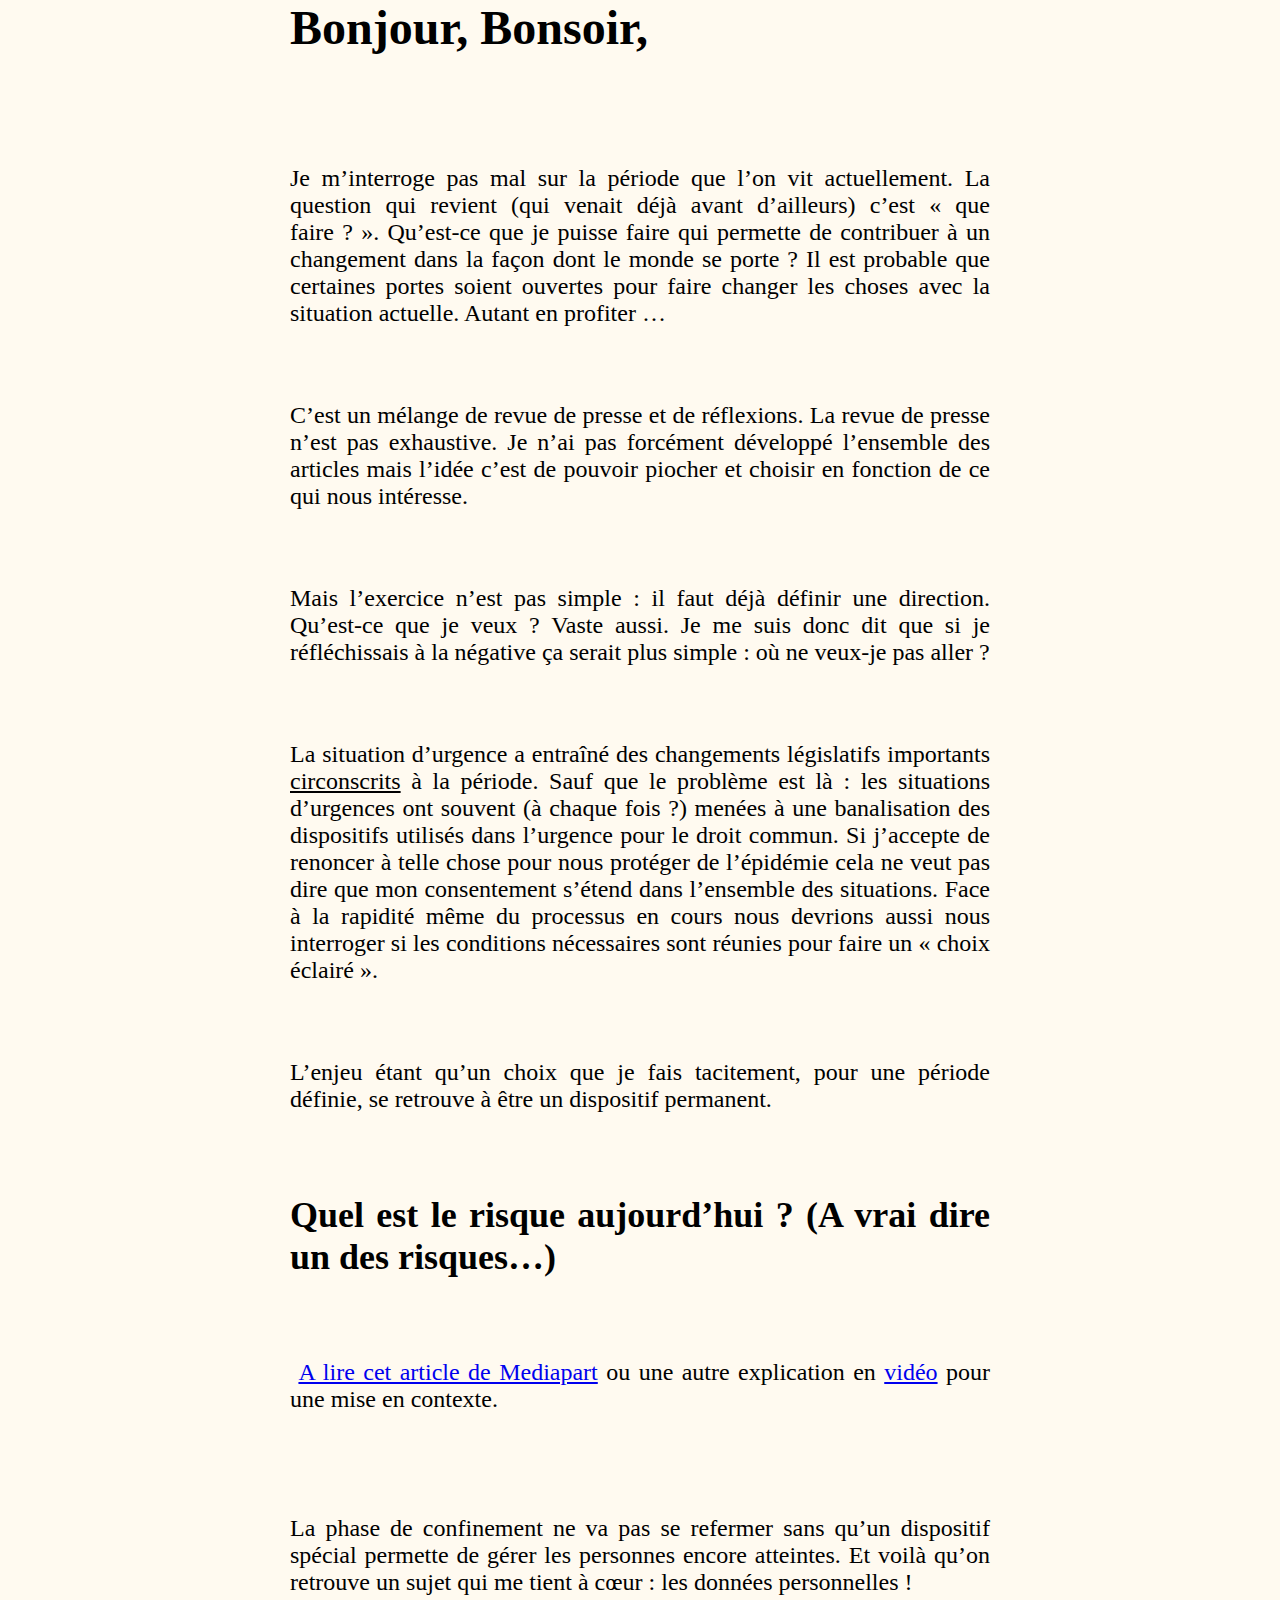
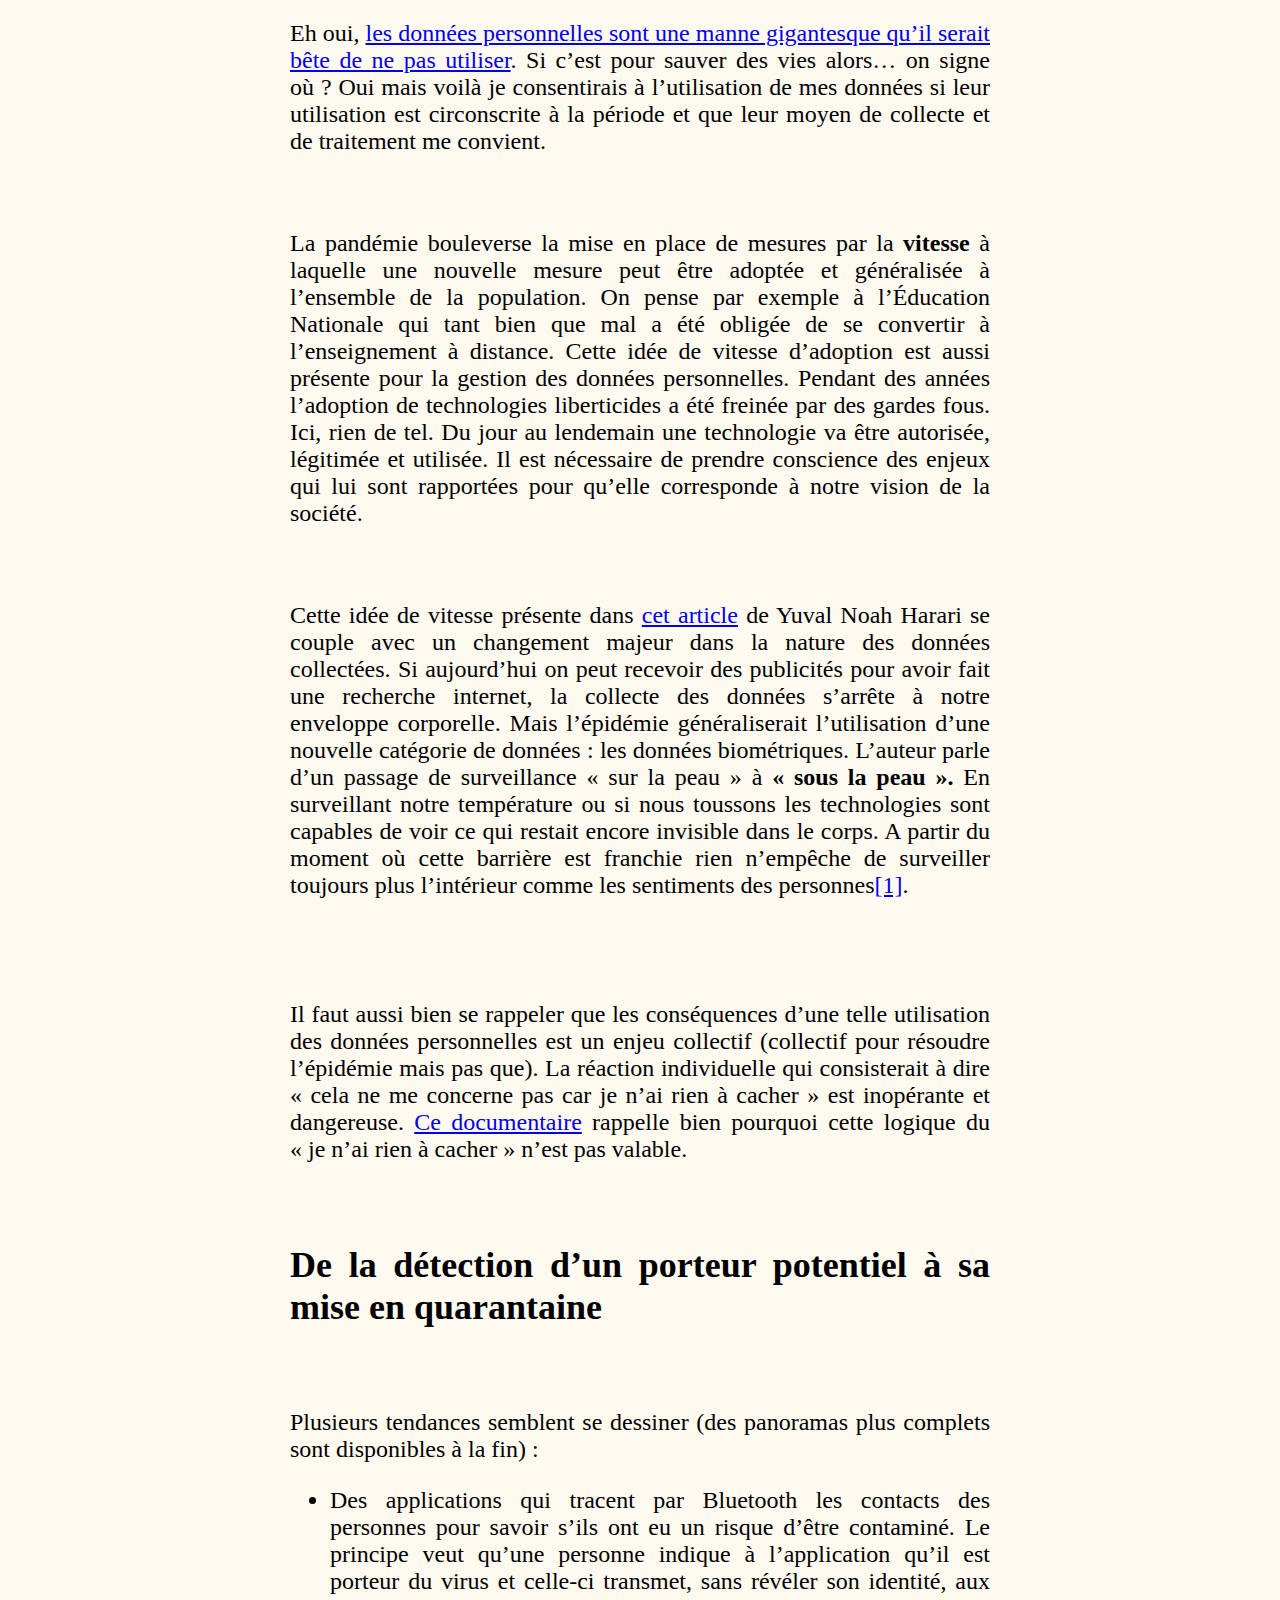
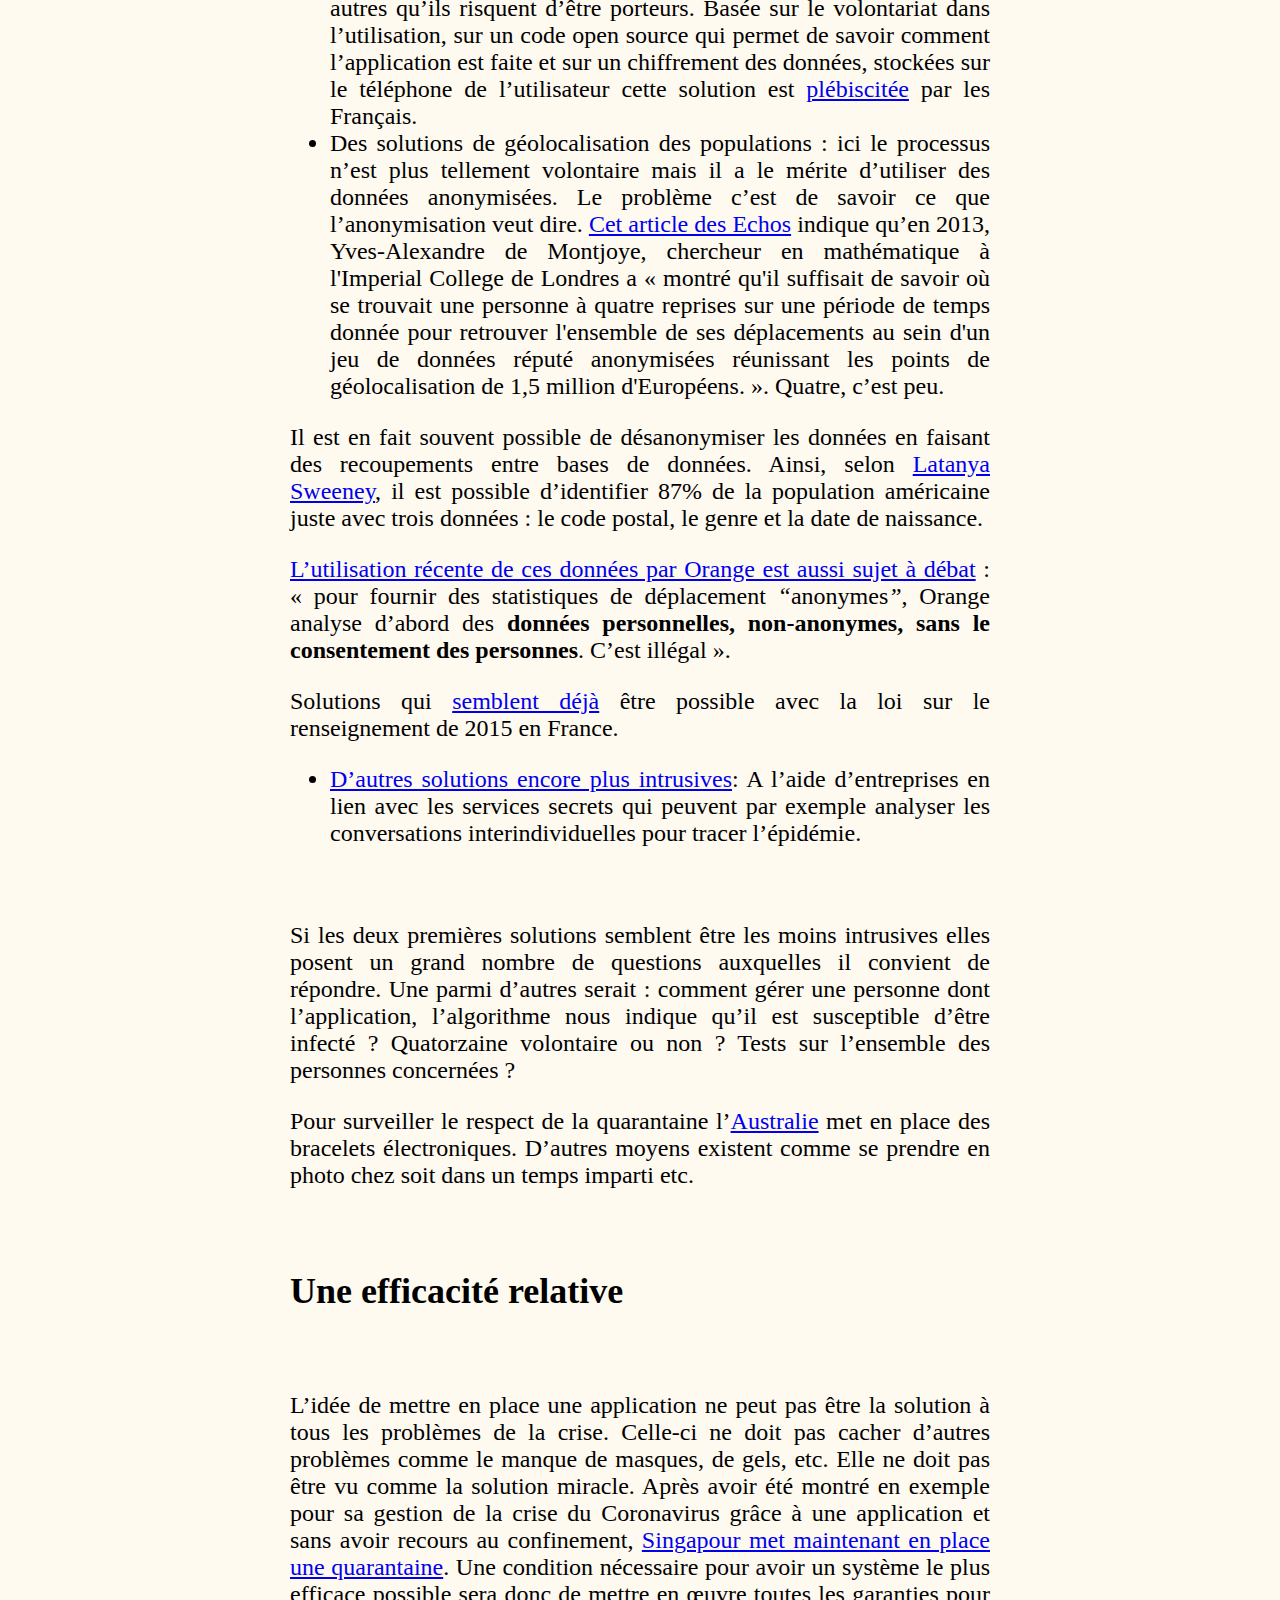
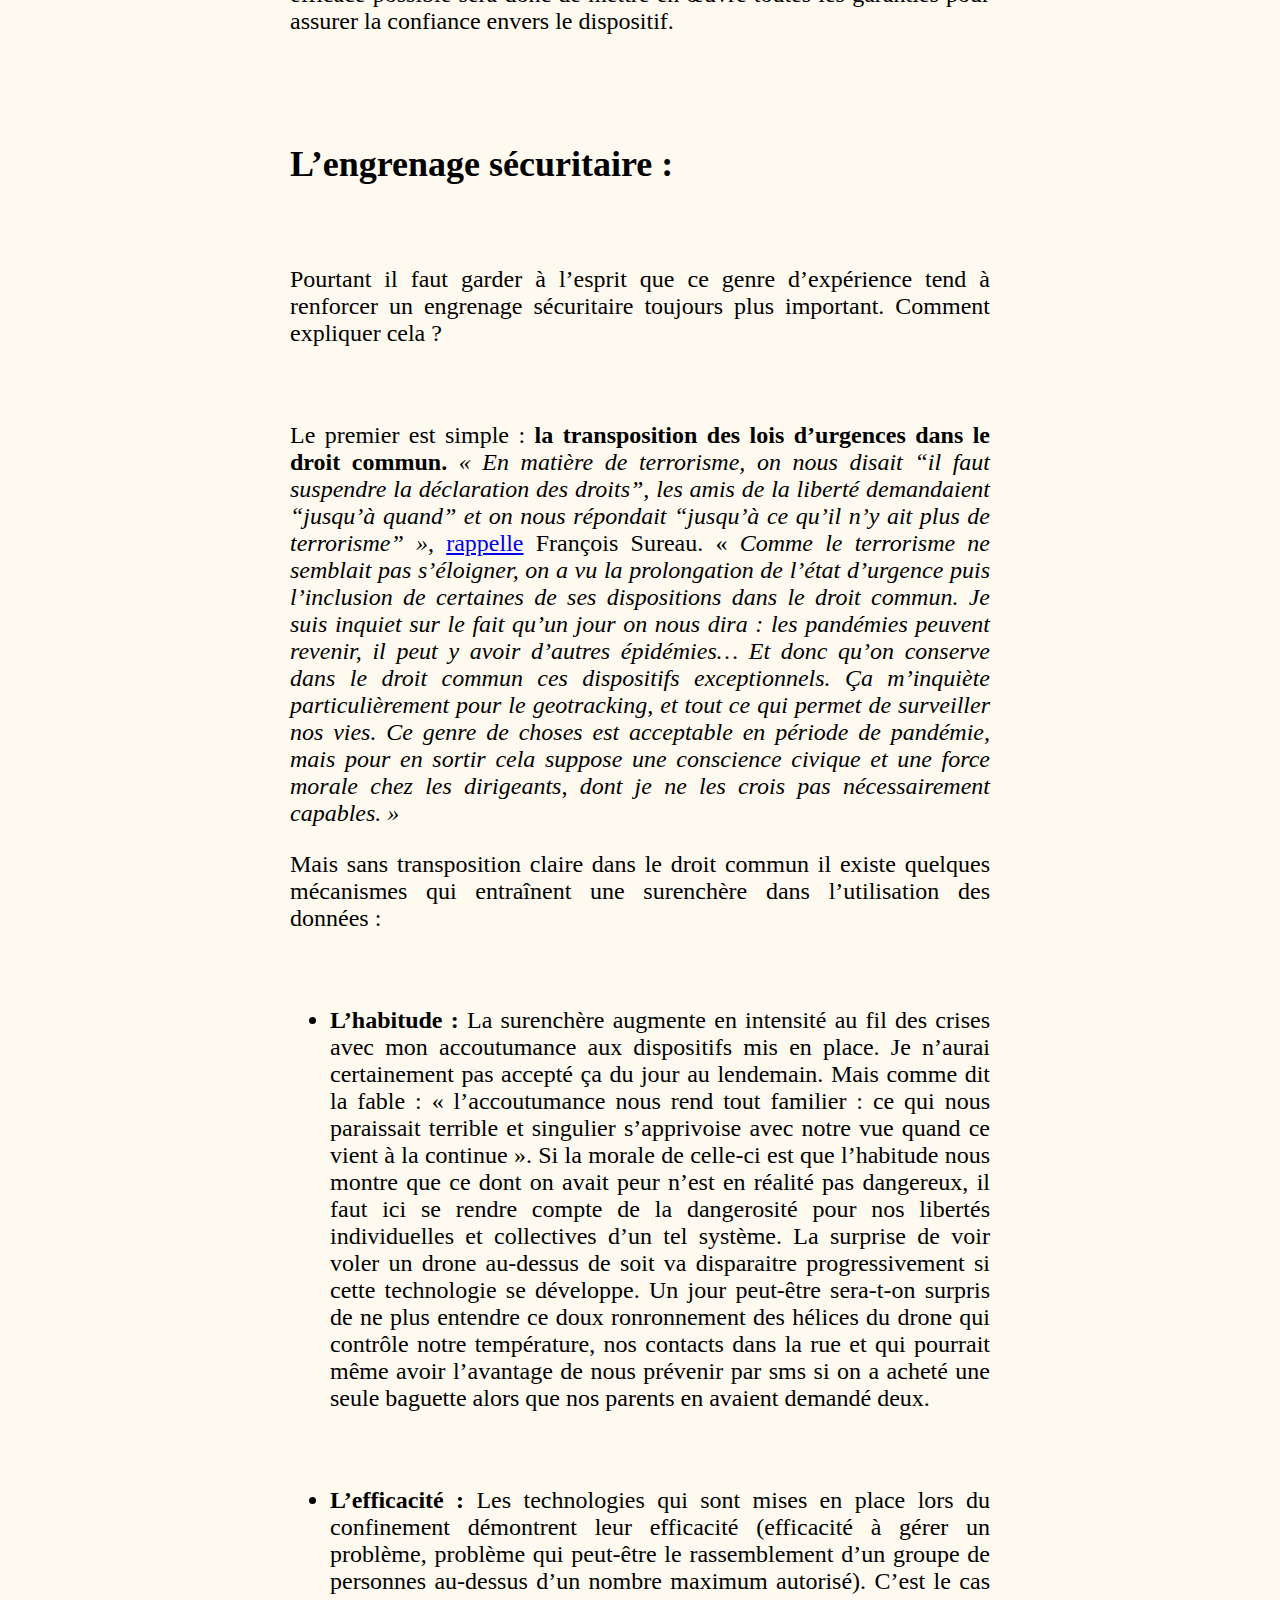
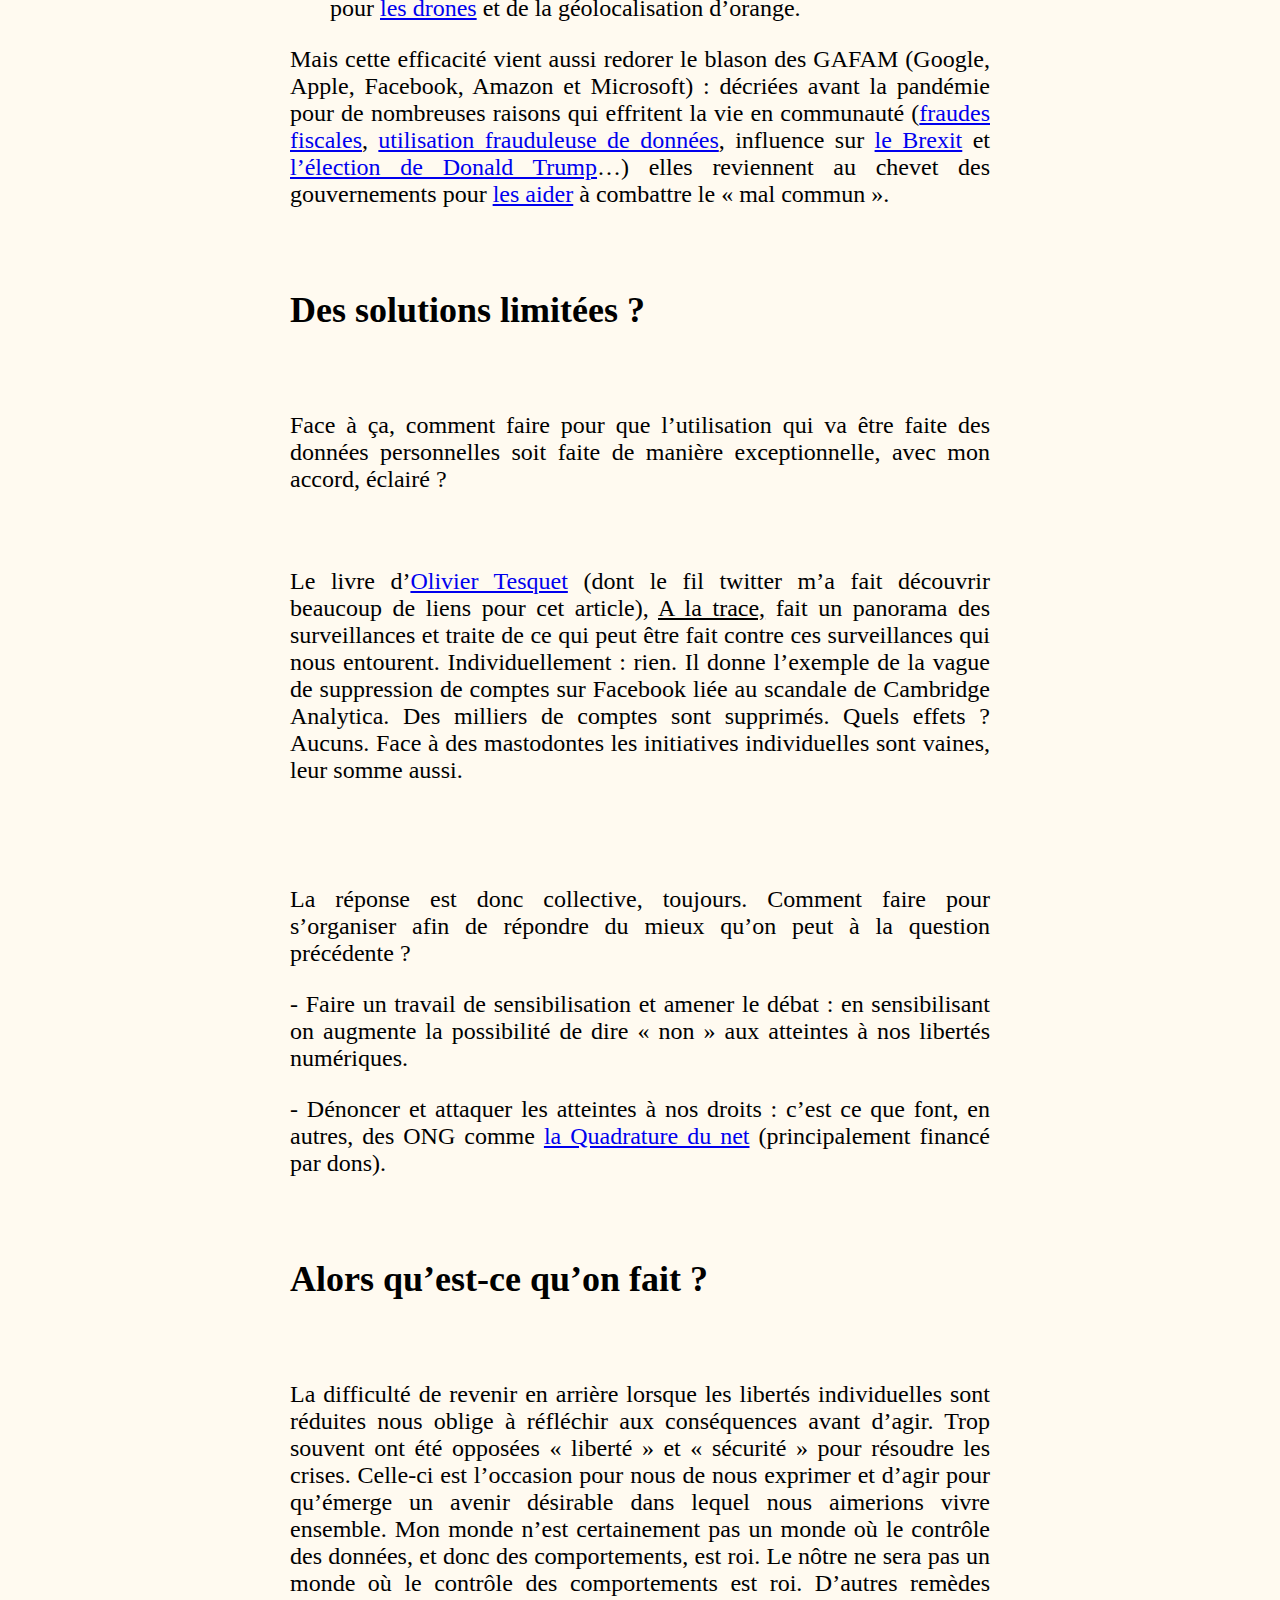
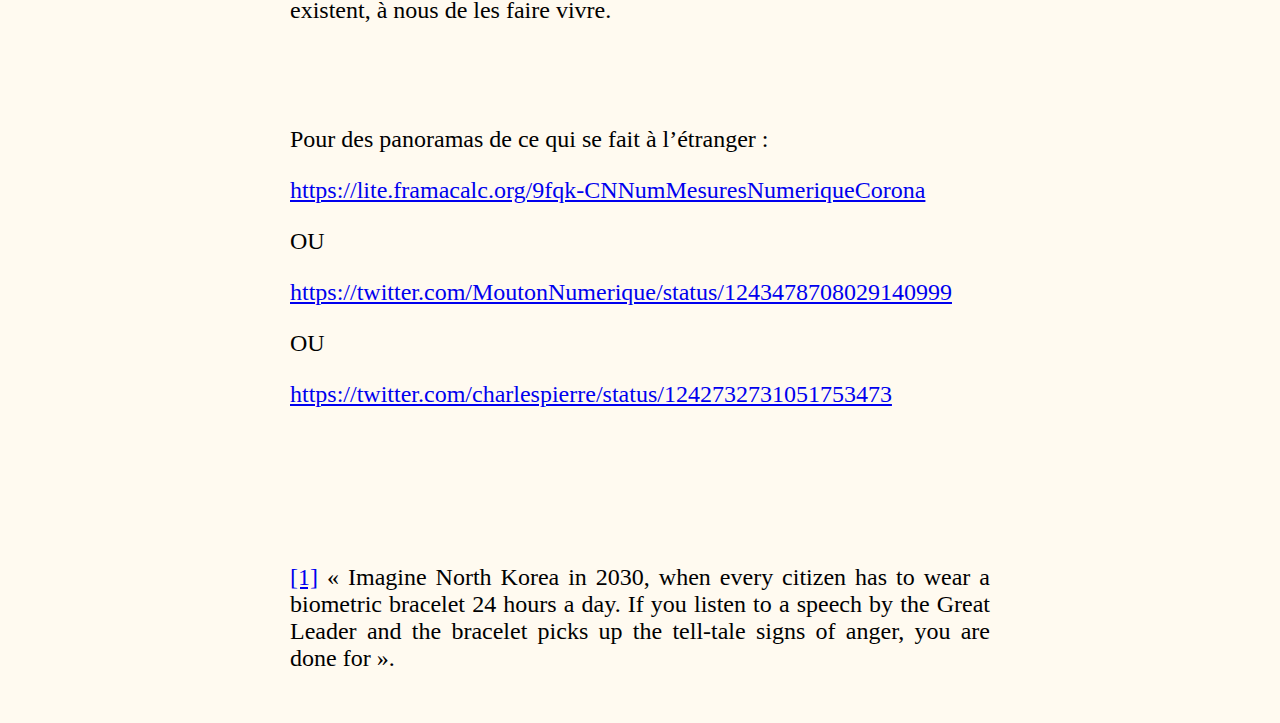
<file: augustin/index.html>
<html xmlns:v="urn:schemas-microsoft-com:vml"
      xmlns:o="urn:schemas-microsoft-com:office:office"
      xmlns:w="urn:schemas-microsoft-com:office:word"
      xmlns:m="http://schemas.microsoft.com/office/2004/12/omml"
      xmlns="http://www.w3.org/TR/REC-html40">

<head>
  <style type="text/css">
    

html, body {
    margin: 0;
    height: 100%;
    background-color: floralwhite;
}


  </style>
</head>

<body>
  <div style="width: 100%; background-color: floralwhite;">
    <div style="width: 700px;text-align:justify; margin: auto; font-size: 1.5em">

        <h1>Bonjour, Bonsoir,</h1>
        <br />
        <br />
        <p>Je m&rsquo;interroge pas mal sur la p&eacute;riode que l&rsquo;on vit actuellement. La question qui revient (qui venait d&eacute;j&agrave; avant d&rsquo;ailleurs) c&rsquo;est &laquo;&nbsp;que faire&nbsp;?&nbsp;&raquo;. Qu&rsquo;est-ce que je puisse faire qui permette de contribuer &agrave; un changement dans la fa&ccedil;on dont le monde se porte&nbsp;? Il est probable que certaines portes soient ouvertes pour faire changer les choses avec la situation actuelle. Autant en profiter&nbsp;&hellip;</p>
        <br />
        <p>C&rsquo;est un m&eacute;lange de revue de presse et de r&eacute;flexions. La revue de presse n&rsquo;est pas exhaustive. Je n&rsquo;ai pas forc&eacute;ment d&eacute;velopp&eacute; l&rsquo;ensemble des articles mais l&rsquo;id&eacute;e c&rsquo;est de pouvoir piocher et choisir en fonction de ce qui nous int&eacute;resse.</p>
        <br />
        <p>Mais l&rsquo;exercice n&rsquo;est pas simple&nbsp;: il faut d&eacute;j&agrave; d&eacute;finir une direction. Qu&rsquo;est-ce que je veux&nbsp;? Vaste aussi. Je me suis donc dit que si je r&eacute;fl&eacute;chissais &agrave; la n&eacute;gative &ccedil;a serait plus simple&nbsp;: o&ugrave; ne veux-je pas aller&nbsp;?</p>
        <br />
        <p>La situation d&rsquo;urgence a entra&icirc;n&eacute; des changements l&eacute;gislatifs importants <u>circonscrits</u> &agrave; la p&eacute;riode. Sauf que le probl&egrave;me est l&agrave;&nbsp;: les situations d&rsquo;urgences ont souvent (&agrave; chaque fois&nbsp;?) men&eacute;es &agrave; une banalisation des dispositifs utilis&eacute;s dans l&rsquo;urgence pour le droit commun. Si j&rsquo;accepte de renoncer &agrave; telle chose pour nous prot&eacute;ger de l&rsquo;&eacute;pid&eacute;mie cela ne veut pas dire que mon consentement s&rsquo;&eacute;tend dans l&rsquo;ensemble des situations. Face &agrave; la rapidit&eacute; m&ecirc;me du processus en cours nous devrions aussi nous interroger si les conditions n&eacute;cessaires sont r&eacute;unies pour faire un &laquo;&nbsp;choix &eacute;clair&eacute;&nbsp;&raquo;.</p>
        <br />
        <p>L&rsquo;enjeu &eacute;tant qu&rsquo;un choix que je fais tacitement, pour une p&eacute;riode d&eacute;finie, se retrouve &agrave; &ecirc;tre un dispositif permanent.</p>
        <br />
        <h2>Quel est le risque aujourd&rsquo;hui&nbsp;? (A vrai dire un des risques&hellip;)</h2>
        <br />
        <p>&nbsp;<a href="https://www.mediapart.fr/journal/france/250320/surveillance-de-l-epidemie-la-cnil-met-en-garde-le-gouvernement">A lire cet article de Mediapart</a> ou une autre explication en <a href="https://twitter.com/i/status/1246147860674076676">vid&eacute;o</a> pour une mise en contexte.</p>
        <br />
        <br />
        <p>La phase de confinement ne va pas se refermer sans qu&rsquo;un dispositif sp&eacute;cial permette de g&eacute;rer les personnes encore atteintes. Et voil&agrave; qu&rsquo;on retrouve un sujet qui me tient &agrave; c&oelig;ur&nbsp;: les donn&eacute;es personnelles&nbsp;!</p>
        <p>Eh oui, <a href="https://www.lemonde.fr/pixels/article/2020/03/20/contre-la-pandemie-de-nombreux-pays-misent-sur-la-surveillance-permise-par-le-big-data_6033851_4408996.html">les donn&eacute;es personnelles sont une manne gigantesque qu&rsquo;il serait b&ecirc;te de ne pas utiliser</a>. Si c&rsquo;est pour sauver des vies alors&hellip; on signe o&ugrave;&nbsp;? Oui mais voil&agrave; je consentirais &agrave; l&rsquo;utilisation de mes donn&eacute;es si leur utilisation est circonscrite &agrave; la p&eacute;riode et que leur moyen de collecte et de traitement me convient.</p>
        <br />
        <p>La pand&eacute;mie bouleverse la mise en place de mesures par la <strong>vitesse</strong> &agrave; laquelle une nouvelle mesure peut &ecirc;tre adopt&eacute;e et g&eacute;n&eacute;ralis&eacute;e &agrave; l&rsquo;ensemble de la population. On pense par exemple &agrave; l&rsquo;&Eacute;ducation Nationale qui tant bien que mal a &eacute;t&eacute; oblig&eacute;e de se convertir &agrave; l&rsquo;enseignement &agrave; distance. Cette id&eacute;e de vitesse d&rsquo;adoption est aussi pr&eacute;sente pour la gestion des donn&eacute;es personnelles. Pendant des ann&eacute;es l&rsquo;adoption de technologies liberticides a &eacute;t&eacute; frein&eacute;e par des gardes fous. Ici, rien de tel. Du jour au lendemain une technologie va &ecirc;tre autoris&eacute;e, l&eacute;gitim&eacute;e et utilis&eacute;e. Il est n&eacute;cessaire de prendre conscience des enjeux qui lui sont rapport&eacute;es pour qu&rsquo;elle corresponde &agrave; notre vision de la soci&eacute;t&eacute;.</p>
        <br />
        <p>Cette id&eacute;e de vitesse pr&eacute;sente dans <a href="https://www.ft.com/content/19d90308-6858-11ea-a3c9-1fe6fedcca75">cet article</a> de Yuval Noah Harari se couple avec un changement majeur dans la nature des donn&eacute;es collect&eacute;es. Si aujourd&rsquo;hui on peut recevoir des publicit&eacute;s pour avoir fait une recherche internet, la collecte des donn&eacute;es s&rsquo;arr&ecirc;te &agrave; notre enveloppe corporelle. Mais l&rsquo;&eacute;pid&eacute;mie g&eacute;n&eacute;raliserait l&rsquo;utilisation d&rsquo;une nouvelle cat&eacute;gorie de donn&eacute;es&nbsp;: les donn&eacute;es biom&eacute;triques. L&rsquo;auteur parle d&rsquo;un passage de surveillance &laquo;&nbsp;sur la peau&nbsp;&raquo; &agrave; <strong>&laquo; sous la peau&nbsp;&raquo;. </strong>En surveillant notre temp&eacute;rature ou si nous toussons les technologies sont capables de voir ce qui restait encore invisible dans le corps. A partir du moment o&ugrave; cette barri&egrave;re est franchie rien n&rsquo;emp&ecirc;che de surveiller toujours plus l&rsquo;int&eacute;rieur comme les sentiments des personnes<a href="#_ftn1" name="_ftnref1">[1]</a>.</p>
        <br />
        <br />
        <p>Il faut aussi bien se rappeler que les cons&eacute;quences d&rsquo;une telle utilisation des donn&eacute;es personnelles est un enjeu collectif (collectif pour r&eacute;soudre l&rsquo;&eacute;pid&eacute;mie mais pas que). La r&eacute;action individuelle qui consisterait &agrave; dire &laquo;&nbsp;cela ne me concerne pas car je n&rsquo;ai rien &agrave; cacher&nbsp;&raquo; est inop&eacute;rante et dangereuse. <a href="https://www.youtube.com/watch?v=djbwzEIv7gE">Ce documentaire</a> rappelle bien pourquoi cette logique du &laquo;&nbsp;je n&rsquo;ai rien &agrave; cacher&nbsp;&raquo; n&rsquo;est pas valable.</p>
        <br />
        <h2>De la d&eacute;tection d&rsquo;un porteur potentiel &agrave; sa mise en quarantaine</h2>
        <br />
        <p>Plusieurs tendances semblent se dessiner (des panoramas plus complets sont disponibles &agrave; la fin)&nbsp;:</p>
        <ul>
            <li>Des applications qui tracent par Bluetooth les contacts des personnes pour savoir s&rsquo;ils ont eu un risque d&rsquo;&ecirc;tre contamin&eacute;. Le principe veut qu&rsquo;une personne indique &agrave; l&rsquo;application qu&rsquo;il est porteur du virus et celle-ci transmet, sans r&eacute;v&eacute;ler son identit&eacute;, aux autres qu&rsquo;ils risquent d&rsquo;&ecirc;tre porteurs. Bas&eacute;e sur le volontariat dans l&rsquo;utilisation, sur un code open source qui permet de savoir comment l&rsquo;application est faite et sur un chiffrement des donn&eacute;es, stock&eacute;es sur le t&eacute;l&eacute;phone de l&rsquo;utilisateur cette solution est <a href="https://www.lemonde.fr/pixels/article/2020/04/01/coronavirus-les-francais-favorables-a-une-application-mobile-pour-combattre-la-pandemie-selon-un-sondage_6035233_4408996.html">pl&eacute;biscit&eacute;e</a> par les Fran&ccedil;ais.</li>
            <li>Des solutions de g&eacute;olocalisation des populations&nbsp;: ici le processus n&rsquo;est plus tellement volontaire mais il a le m&eacute;rite d&rsquo;utiliser des donn&eacute;es anonymis&eacute;es. Le probl&egrave;me c&rsquo;est de savoir ce que l&rsquo;anonymisation veut dire. <a href="https://www.lesechos.fr/tech-medias/hightech/covid-19-la-cnil-vigilante-face-aux-applications-de-suivi-geographique-1190717">Cet article des Echos</a> indique qu&rsquo;en 2013, Yves-Alexandre de Montjoye, chercheur en math&eacute;matique &agrave; l'Imperial College de Londres a &laquo; montr&eacute; qu'il suffisait de savoir o&ugrave; se trouvait une personne &agrave; quatre reprises sur une p&eacute;riode de temps donn&eacute;e pour retrouver l'ensemble de ses d&eacute;placements au sein d'un jeu de donn&eacute;es r&eacute;put&eacute; anonymis&eacute;es r&eacute;unissant les points de g&eacute;olocalisation de 1,5 million d'Europ&eacute;ens.&nbsp;&raquo;. Quatre, c&rsquo;est peu.</li>
        </ul>
        <p>Il est en fait souvent possible de d&eacute;sanonymiser les donn&eacute;es en faisant des recoupements entre bases de donn&eacute;es. Ainsi, selon <a href="https://themarkup.org/ask-the-markup/2020/03/24/when-is-anonymous-not-really-anonymous">Latanya Sweeney</a>, il est possible d&rsquo;identifier 87% de la population am&eacute;ricaine juste avec trois donn&eacute;es&nbsp;: le code postal, le genre et la date de naissance.</p>
        <p><a href="https://www.laquadrature.net/2020/03/28/orange-recycle-son-service-de-geolocalisation-pour-la-pandemie/">L&rsquo;utilisation r&eacute;cente de ces donn&eacute;es par Orange est aussi sujet &agrave; d&eacute;bat</a>&nbsp;: &laquo;&nbsp;pour fournir des statistiques de d&eacute;placement <em>&ldquo;</em>anonymes<em>&rdquo;</em>, Orange analyse d&rsquo;abord des <strong>donn&eacute;es personnelles, non-anonymes, sans le consentement des personnes</strong>. C&rsquo;est ill&eacute;gal&nbsp;&raquo;.</p>
        <p>Solutions qui <a href="https://www.laquadrature.net/2020/03/19/contre-le-covid-19-la-geolocalisation-deja-autorisee/">semblent d&eacute;j&agrave;</a> &ecirc;tre possible avec la loi sur le renseignement de 2015 en France.</p>
        <ul>
            <li><a href="https://www.lesechos.fr/tech-medias/hightech/ces-entreprises-proches-des-services-secrets-qui-se-deploient-contre-le-virus-1186549">D&rsquo;autres solutions encore plus intrusives</a>: A l&rsquo;aide d&rsquo;entreprises en lien avec les services secrets qui peuvent par exemple analyser les conversations interindividuelles pour tracer l&rsquo;&eacute;pid&eacute;mie.</li>
        </ul>
        <br />
        <p>Si les deux premi&egrave;res solutions semblent &ecirc;tre les moins intrusives elles posent un grand nombre de questions auxquelles il convient de r&eacute;pondre. Une parmi d&rsquo;autres serait&nbsp;: comment g&eacute;rer une personne dont l&rsquo;application, l&rsquo;algorithme nous indique qu&rsquo;il est susceptible d&rsquo;&ecirc;tre infect&eacute;&nbsp;? Quatorzaine volontaire&nbsp;ou non&nbsp;? Tests sur l&rsquo;ensemble des personnes concern&eacute;es&nbsp;?</p>
        <p>Pour surveiller le respect de la quarantaine l&rsquo;<a href="https://www.theregister.co.uk/2020/04/01/west_australia_isolation/">Australie</a> met en place des bracelets &eacute;lectroniques. D&rsquo;autres moyens existent comme se prendre en photo chez soit dans un temps imparti etc.</p>
        <br />
        <h2>Une efficacit&eacute; relative</h2>
        <br />
        <p>L&rsquo;id&eacute;e de mettre en place une application ne peut pas &ecirc;tre la solution &agrave; tous les probl&egrave;mes de la crise. Celle-ci ne doit pas cacher d&rsquo;autres probl&egrave;mes comme le manque de masques, de gels, etc. Elle ne doit pas &ecirc;tre vu comme la solution miracle. Apr&egrave;s avoir &eacute;t&eacute; montr&eacute; en exemple pour sa gestion de la crise du Coronavirus gr&acirc;ce &agrave; une application et sans avoir recours au confinement, <a href="https://www.bloomberg.com/news/articles/2020-04-03/singapore-pm-says-more-steps-coming-on-virus-lee-speaks-at-4pm?sref=vuYGislZ">Singapour met maintenant en place une quarantaine</a>. Une condition n&eacute;cessaire pour avoir un syst&egrave;me le plus efficace possible sera donc de mettre en &oelig;uvre toutes les garanties pour assurer la confiance envers le dispositif.</p>
        <br />
        <br />
        <h2>L&rsquo;engrenage s&eacute;curitaire&nbsp;:</h2>
        <br />
        <p>Pourtant il faut garder &agrave; l&rsquo;esprit que ce genre d&rsquo;exp&eacute;rience tend &agrave; renforcer un engrenage s&eacute;curitaire toujours plus important. Comment expliquer cela&nbsp;?</p>
        <br />
        <p>Le premier est simple&nbsp;: <strong>la transposition des lois d&rsquo;urgences dans le droit commun.</strong> <em>&laquo;&nbsp;En mati&egrave;re de terrorisme, on nous disait &ldquo;il faut suspendre la d&eacute;claration des droits&rdquo;, les amis de la libert&eacute; demandaient &ldquo;jusqu&rsquo;&agrave; quand&rdquo; et on nous r&eacute;pondait &ldquo;jusqu&rsquo;&agrave; ce qu&rsquo;il n&rsquo;y ait plus de terrorisme&rdquo;&nbsp;&raquo;</em>, <a href="https://www.franceinter.fr/emissions/l-invite-de-8h20-le-grand-entretien/l-invite-de-8h20-le-grand-entretien-01-avril-2020">rappelle</a> Fran&ccedil;ois Sureau. &laquo; <em>Comme le terrorisme ne semblait pas s&rsquo;&eacute;loigner, on a vu la prolongation de l&rsquo;&eacute;tat d&rsquo;urgence puis l&rsquo;inclusion de certaines de ses dispositions dans le droit commun. Je suis inquiet sur le fait qu&rsquo;un jour on nous dira&nbsp;: les pand&eacute;mies peuvent revenir, il peut y avoir d&rsquo;autres &eacute;pid&eacute;mies&hellip; Et donc qu&rsquo;on conserve dans le droit commun ces dispositifs exceptionnels. &Ccedil;a m&rsquo;inqui&egrave;te particuli&egrave;rement pour le geotracking, et tout ce qui permet de surveiller nos vies. Ce genre de choses est acceptable en p&eacute;riode de pand&eacute;mie, mais pour en sortir cela suppose une conscience civique et une force morale chez les dirigeants, dont je ne les crois pas n&eacute;cessairement capables.&nbsp;&raquo;</em></p>
        <p>Mais sans transposition claire dans le droit commun il existe quelques m&eacute;canismes qui entra&icirc;nent une surench&egrave;re dans l&rsquo;utilisation des donn&eacute;es&nbsp;:</p>
        <br />
        <ul>
            <li><strong>L&rsquo;habitude&nbsp;:</strong> La surench&egrave;re augmente en intensit&eacute; au fil des crises avec mon accoutumance aux dispositifs mis en place. Je n&rsquo;aurai certainement pas accept&eacute; &ccedil;a du jour au lendemain. Mais comme dit la fable&nbsp;: &laquo;&nbsp;l&rsquo;accoutumance nous rend tout familier&nbsp;: ce qui nous paraissait terrible et singulier s&rsquo;apprivoise avec notre vue quand ce vient &agrave; la continue&nbsp;&raquo;. Si la morale de celle-ci est que l&rsquo;habitude nous montre que ce dont on avait peur n&rsquo;est en r&eacute;alit&eacute; pas dangereux, il faut ici se rendre compte de la dangerosit&eacute; pour nos libert&eacute;s individuelles et collectives d&rsquo;un tel syst&egrave;me. La surprise de voir voler un drone au-dessus de soit va disparaitre progressivement si cette technologie se d&eacute;veloppe. Un jour peut-&ecirc;tre sera-t-on surpris de ne plus entendre ce doux ronronnement des h&eacute;lices du drone qui contr&ocirc;le notre temp&eacute;rature, nos contacts dans la rue et qui pourrait m&ecirc;me avoir l&rsquo;avantage de nous pr&eacute;venir par sms si on a achet&eacute; une seule baguette alors que nos parents en avaient demand&eacute; deux.</li>
        </ul>
        <br />
        <ul>
            <li><strong>L&rsquo;efficacit&eacute;&nbsp;:</strong> Les technologies qui sont mises en place lors du confinement d&eacute;montrent leur efficacit&eacute; (efficacit&eacute; &agrave; g&eacute;rer un probl&egrave;me, probl&egrave;me qui peut-&ecirc;tre le rassemblement d&rsquo;un groupe de personnes au-dessus d&rsquo;un nombre maximum autoris&eacute;). C&rsquo;est le cas pour <a href="https://www.laquadrature.net/2020/04/01/covid-19-lattaque-des-drones/">les drones</a> et de la g&eacute;olocalisation d&rsquo;orange.</li>
        </ul>
        <p>Mais cette efficacit&eacute; vient aussi redorer le blason des GAFAM&nbsp;(Google, Apple, Facebook, Amazon et Microsoft) : d&eacute;cri&eacute;es avant la pand&eacute;mie pour de nombreuses raisons qui effritent la vie en communaut&eacute; (<a href="https://www.lemonde.fr/police-justice/article/2019/09/12/fraude-fiscale-google-va-verser-pres-d-un-milliard-d-euros-pour-clore-les-poursuites-en-france_5509646_1653578.html">fraudes fiscales</a>, <a href="https://www.lemonde.fr/pixels/article/2019/01/21/donnees-personnelles-la-cnil-condamne-google-a-une-amende-record-de-50-millions-d-euros_5412337_4408996.html">utilisation frauduleuse de donn&eacute;es</a>, influence sur <a href="https://www.lemonde.fr/pixels/article/2018/10/23/facebook-au-parlement-europeen-l-ombre-du-brexit-plane-sur-le-debat-consacre-a-cambridge-analytica_5373348_4408996.html">le Brexit</a> et <a href="https://www.lemonde.fr/pixels/article/2018/05/17/nouvelles-accusations-contre-cambridge-analytica_5300270_4408996.html">l&rsquo;&eacute;lection de Donald Trump</a>&hellip;) elles reviennent au chevet des gouvernements pour <a href="https://www.lemonde.fr/pixels/article/2020/04/03/google-maps-publie-des-donnees-de-131-pays-dont-la-france-pour-montrer-les-effets-du-confinement_6035382_4408996.html">les aider</a> &agrave; combattre le &laquo;&nbsp;mal commun&nbsp;&raquo;.</p>
        <br />
        <h2>Des solutions limit&eacute;es&nbsp;? &nbsp;</h2>
        <br />
        <p>Face &agrave; &ccedil;a, comment faire pour que l&rsquo;utilisation qui va &ecirc;tre faite des donn&eacute;es personnelles soit faite de mani&egrave;re exceptionnelle, avec mon accord, &eacute;clair&eacute;&nbsp;?</p>
        <br />
        <p>Le livre d&rsquo;<a href="https://twitter.com/oliviertesquet">Olivier Tesquet</a> (dont le fil twitter m&rsquo;a fait d&eacute;couvrir beaucoup de liens pour cet article), <u>A la trace,</u> fait un panorama des surveillances et traite de ce qui peut &ecirc;tre fait contre ces surveillances qui nous entourent. Individuellement&nbsp;: rien. Il donne l&rsquo;exemple de la vague de suppression de comptes sur Facebook li&eacute;e au scandale de Cambridge Analytica. Des milliers de comptes sont supprim&eacute;s. Quels effets&nbsp;? Aucuns. Face &agrave; des mastodontes les initiatives individuelles sont vaines, leur somme aussi.</p>
        <br />
        <br />
        <p>La r&eacute;ponse est donc collective, toujours. Comment faire pour s&rsquo;organiser afin de r&eacute;pondre du mieux qu&rsquo;on peut &agrave; la question pr&eacute;c&eacute;dente&nbsp;?</p>
        <p>- Faire un travail de sensibilisation et amener le d&eacute;bat&nbsp;: en sensibilisant on augmente la possibilit&eacute; de dire &laquo;&nbsp;non&nbsp;&raquo; aux atteintes &agrave; nos libert&eacute;s num&eacute;riques.</p>
        <p>- D&eacute;noncer et attaquer les atteintes &agrave; nos droits&nbsp;: c&rsquo;est ce que font, en autres, des ONG comme <a href="https://www.laquadrature.net/">la Quadrature du net</a> (principalement financ&eacute; par dons).</p>
        <br />
        <h2>Alors qu&rsquo;est-ce qu&rsquo;on fait&nbsp;?</h2>
        <br />
        <p>La difficult&eacute; de revenir en arri&egrave;re lorsque les libert&eacute;s individuelles sont r&eacute;duites nous oblige &agrave; r&eacute;fl&eacute;chir aux cons&eacute;quences avant d&rsquo;agir. Trop souvent ont &eacute;t&eacute; oppos&eacute;es &laquo;&nbsp;libert&eacute;&nbsp;&raquo; et &laquo;&nbsp;s&eacute;curit&eacute;&nbsp;&raquo; pour r&eacute;soudre les crises. Celle-ci est l&rsquo;occasion pour nous de nous exprimer et d&rsquo;agir pour qu&rsquo;&eacute;merge un avenir d&eacute;sirable dans lequel nous aimerions vivre ensemble. Mon monde n&rsquo;est certainement pas un monde o&ugrave; le contr&ocirc;le des donn&eacute;es, et donc des comportements, est roi. Le n&ocirc;tre ne sera pas un monde o&ugrave; le contr&ocirc;le des comportements est roi. D&rsquo;autres rem&egrave;des existent, &agrave; nous de les faire vivre.</p>
        <br />
        <br />
        <p>Pour des panoramas de ce qui se fait &agrave; l&rsquo;&eacute;tranger&nbsp;:&nbsp;</p>
        <p><a href="https://lite.framacalc.org/9fqk-CNNumMesuresNumeriqueCorona">https://lite.framacalc.org/9fqk-CNNumMesuresNumeriqueCorona</a></p>
        <p>OU</p>
        <p><a href="https://twitter.com/MoutonNumerique/status/1243478708029140999">https://twitter.com/MoutonNumerique/status/1243478708029140999</a></p>
        <p>OU</p>
        <p><a href="https://twitter.com/charlespierre/status/1242732731051753473">https://twitter.com/charlespierre/status/1242732731051753473</a></p>
        <br />
        <br />
        <br />
        <br />
        <p><a href="#_ftnref1" name="_ftn1">[1]</a> &laquo;&nbsp;Imagine North Korea in 2030, when every citizen has to wear a biometric bracelet 24 hours a day. If you listen to a speech by the Great Leader and the bracelet picks up the tell-tale signs of anger, you are done for&nbsp;&raquo;.</p>
        <br />

    </div>
<div>


</body>

</html>
</file>
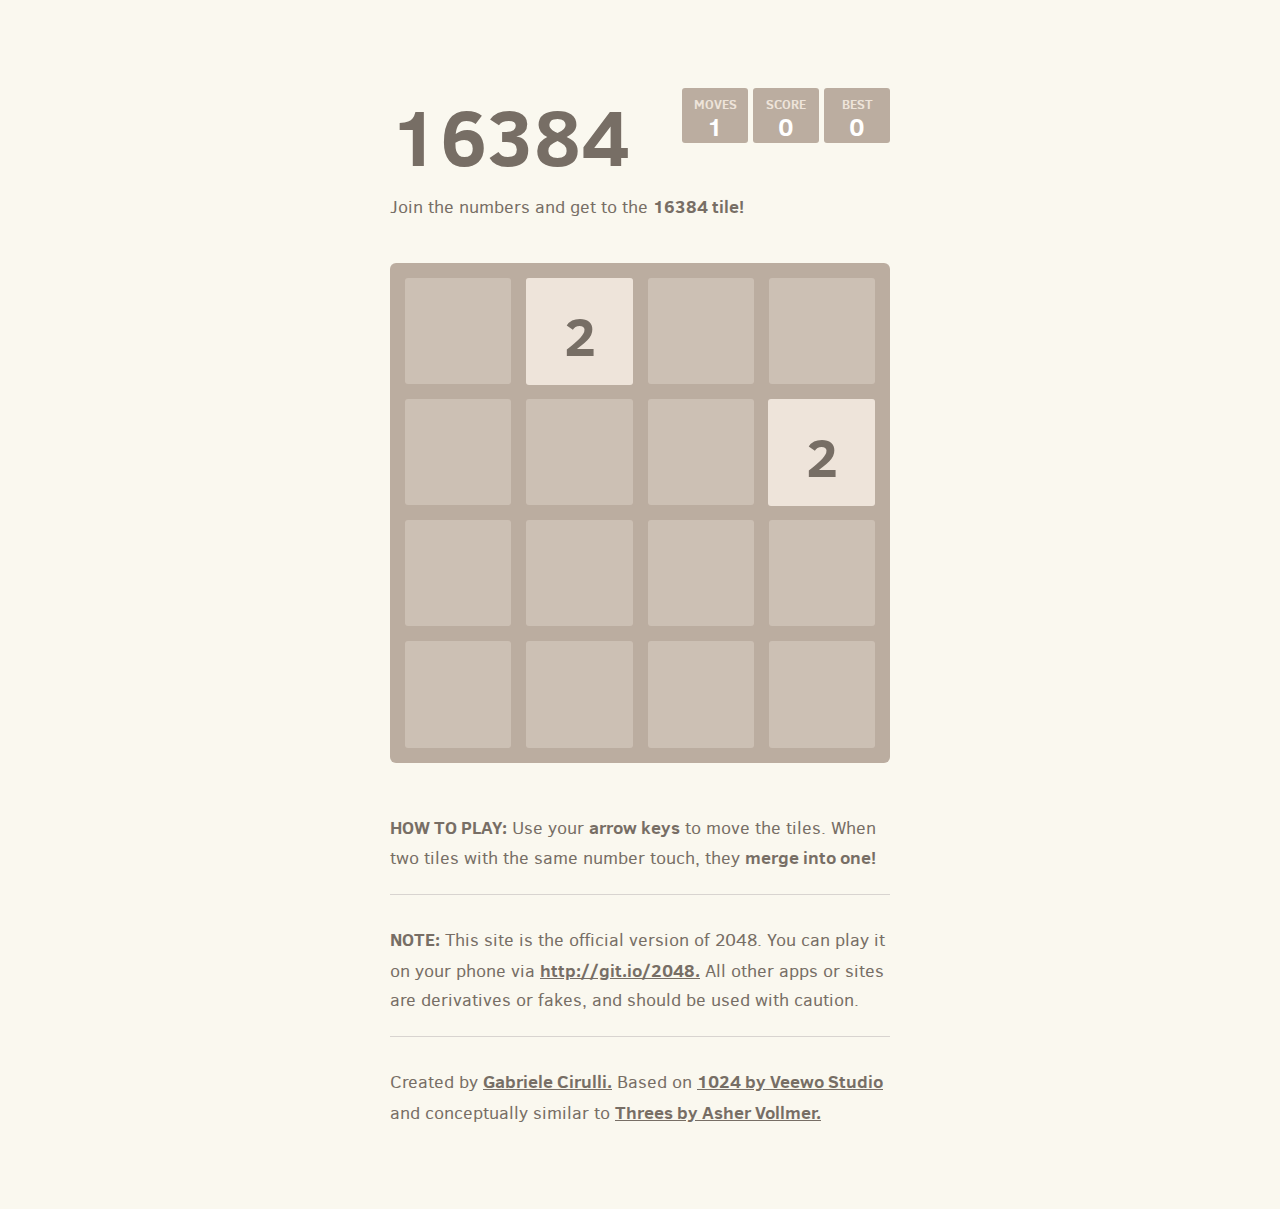
<file: game/index.html>
<!DOCTYPE html>
<html>
<head>
  <meta charset="utf-8">
  <title>16384</title>

  <link href="style/main.css" rel="stylesheet" type="text/css">
  <link rel="shortcut icon" href="favicon.ico">
  <link rel="apple-touch-icon" href="meta/apple-touch-icon.png">
  <meta name="apple-mobile-web-app-capable" content="yes">

  <meta name="HandheldFriendly" content="True">
  <meta name="MobileOptimized" content="320">
  <meta name="viewport" content="width=device-width, target-densitydpi=160dpi, initial-scale=1.0, maximum-scale=1, user-scalable=no, minimal-ui">
</head>
<body>
  <div class="container">
    <div class="heading">
      <h1 class="title">16384</h1>
      <div class="scores-container">
        <div class="moves-container">0</div>
        <div class="score-container">0</div>
        <div class="best-container">0</div>
      </div>
    </div>
    <p class="game-intro">Join the numbers and get to the <strong>16384 tile!</strong></p>

    <div class="game-container">
      <div class="game-message">
        <p></p>
        <div class="lower">
	        <a class="keep-playing-button">Keep going</a>
          <a class="retry-button">Try again</a>
        </div>
      </div>

      <div class="grid-container">
        <div class="grid-row">
          <div class="grid-cell"></div>
          <div class="grid-cell"></div>
          <div class="grid-cell"></div>
          <div class="grid-cell"></div>
        </div>
        <div class="grid-row">
          <div class="grid-cell"></div>
          <div class="grid-cell"></div>
          <div class="grid-cell"></div>
          <div class="grid-cell"></div>
        </div>
        <div class="grid-row">
          <div class="grid-cell"></div>
          <div class="grid-cell"></div>
          <div class="grid-cell"></div>
          <div class="grid-cell"></div>
        </div>
        <div class="grid-row">
          <div class="grid-cell"></div>
          <div class="grid-cell"></div>
          <div class="grid-cell"></div>
          <div class="grid-cell"></div>
        </div>
      </div>

      <div class="tile-container">

      </div>
    </div>

    <p class="game-explanation">
      <strong class="important">How to play:</strong> Use your <strong>arrow keys</strong> to move the tiles. When two tiles with the same number touch, they <strong>merge into one!</strong>
    </p>
    <hr>
    <p>
    <strong class="important">Note:</strong> This site is the official version of 2048. You can play it on your phone via <a href="http://git.io/2048">http://git.io/2048.</a> All other apps or sites are derivatives or fakes, and should be used with caution.
    </p>
    <hr>
    <p>
    Created by <a href="http://gabrielecirulli.com" target="_blank">Gabriele Cirulli.</a> Based on <a href="https://itunes.apple.com/us/app/1024!/id823499224" target="_blank">1024 by Veewo Studio</a> and conceptually similar to <a href="http://asherv.com/threes/" target="_blank">Threes by Asher Vollmer.</a>
    </p>
  </div>

  <script src="js/animframe_polyfill.js"></script>
  <script src="js/keyboard_input_manager.js"></script>
  <script src="js/html_actuator.js"></script>
  <script src="js/grid.js"></script>
  <script src="js/tile.js"></script>
  <script src="js/local_score_manager.js"></script>
  <script src="js/game_manager.js"></script>
  <script src="js/application.js"></script>
</body>
</html>
</file>
<file: game/style/main.css>
@import url(fonts/clear-sans.css);
html, body {
  margin: 0;
  padding: 0;
  background: #faf8ef;
  color: #776e65;
  font-family: "Clear Sans", "Helvetica Neue", Arial, sans-serif;
  font-size: 18px; }

body {
  margin: 80px 0; }

.heading:after {
  content: "";
  display: block;
  clear: both; }

h1.title {
  font-size: 80px;
  font-weight: bold;
  margin: 0;
  display: block;
  float: left; }

@-webkit-keyframes move-up {
  0% {
    top: 25px;
    opacity: 1; }

  100% {
    top: -50px;
    opacity: 0; } }

@-moz-keyframes move-up {
  0% {
    top: 25px;
    opacity: 1; }

  100% {
    top: -50px;
    opacity: 0; } }

@keyframes move-up {
  0% {
    top: 25px;
    opacity: 1; }

  100% {
    top: -50px;
    opacity: 0; } }

.scores-container {
  float: right;
  text-align: right; }

.score-container, .best-container, .moves-container {
  position: relative;
  display: inline-block;
  background: #bbada0;
  padding: 15px 25px;
  font-size: 25px;
  height: 25px;
  line-height: 47px;
  font-weight: bold;
  border-radius: 3px;
  color: white;
  margin-top: 8px;
  text-align: center; }
  .score-container:after, .best-container:after, .moves-container:after {
    position: absolute;
    width: 100%;
    top: 10px;
    left: 0;
    text-transform: uppercase;
    font-size: 13px;
    line-height: 13px;
    text-align: center;
    color: #eee4da; }
  .score-container .score-addition, .best-container .score-addition, .moves-container .score-addition {
    position: absolute;
    right: 30px;
    color: red;
    font-size: 25px;
    line-height: 25px;
    font-weight: bold;
    color: rgba(119, 110, 101, 0.9);
    z-index: 100;
    -webkit-animation: move-up 600ms ease-in;
    -moz-animation: move-up 600ms ease-in;
    animation: move-up 600ms ease-in;
    -webkit-animation-fill-mode: both;
    -moz-animation-fill-mode: both;
    animation-fill-mode: both; }

.score-container:after {
  content: "Score"; }

.best-container:after {
  content: "Best"; }

.moves-container:after{
  content: "Moves";}

p {
  margin-top: 0;
  margin-bottom: 10px;
  line-height: 1.65; }

a {
  color: #776e65;
  font-weight: bold;
  text-decoration: underline;
  cursor: pointer; }

strong.important {
  text-transform: uppercase; }

hr {
  border: none;
  border-bottom: 1px solid #d8d4d0;
  margin-top: 20px;
  margin-bottom: 30px; }

.container {
  width: 500px;
  margin: 0 auto; }

@-webkit-keyframes fade-in {
  0% {
    opacity: 0; }

  100% {
    opacity: 1; } }

@-moz-keyframes fade-in {
  0% {
    opacity: 0; }

  100% {
    opacity: 1; } }

@keyframes fade-in {
  0% {
    opacity: 0; }

  100% {
    opacity: 1; } }

.game-container {
  margin-top: 40px;
  position: relative;
  padding: 15px;
  cursor: default;
  -webkit-touch-callout: none;
  -webkit-user-select: none;
  -moz-user-select: none;
  background: #bbada0;
  border-radius: 6px;
  width: 500px;
  height: 500px;
  -webkit-box-sizing: border-box;
  -moz-box-sizing: border-box;
  box-sizing: border-box; }
  .game-container .game-message {
    display: none;
    position: absolute;
    top: 0;
    right: 0;
    bottom: 0;
    left: 0;
    background: rgba(238, 228, 218, 0.5);
    z-index: 100;
    text-align: center;
    -webkit-animation: fade-in 800ms ease 1200ms;
    -moz-animation: fade-in 800ms ease 1200ms;
    animation: fade-in 800ms ease 1200ms;
    -webkit-animation-fill-mode: both;
    -moz-animation-fill-mode: both;
    animation-fill-mode: both; }
    .game-container .game-message p {
      font-size: 60px;
      font-weight: bold;
      height: 60px;
      line-height: 60px;
      margin-top: 222px; }
    .game-container .game-message .lower {
      display: block;
      margin-top: 59px; }
    .game-container .game-message a {
      display: inline-block;
      background: #8f7a66;
      border-radius: 3px;
      padding: 0 20px;
      text-decoration: none;
      color: #f9f6f2;
      height: 40px;
      line-height: 42px;
      margin-left: 9px; }
      .game-container .game-message a.keep-playing-button {
        display: none; }
    .game-container .game-message.game-won {
      background: rgba(237, 194, 46, 0.5);
      color: #f9f6f2; }
      .game-container .game-message.game-won a.keep-playing-button {
        display: inline-block; }
    .game-container .game-message.game-won, .game-container .game-message.game-over {
      display: block; }

.grid-container {
  position: absolute;
  z-index: 1; }

.grid-row {
  margin-bottom: 15px; }
  .grid-row:last-child {
    margin-bottom: 0; }
  .grid-row:after {
    content: "";
    display: block;
    clear: both; }

.grid-cell {
  width: 106.25px;
  height: 106.25px;
  margin-right: 15px;
  float: left;
  border-radius: 3px;
  background: rgba(238, 228, 218, 0.35); }
  .grid-cell:last-child {
    margin-right: 0; }

.tile-container {
  position: absolute;
  z-index: 2; }

.tile, .tile .tile-inner {
  width: 107px;
  height: 107px;
  line-height: 116.25px; }
.tile.tile-position-1-1 {
  -webkit-transform: translate(0px, 0px);
  -moz-transform: translate(0px, 0px);
  transform: translate(0px, 0px); }
.tile.tile-position-1-2 {
  -webkit-transform: translate(0px, 121px);
  -moz-transform: translate(0px, 121px);
  transform: translate(0px, 121px); }
.tile.tile-position-1-3 {
  -webkit-transform: translate(0px, 242px);
  -moz-transform: translate(0px, 242px);
  transform: translate(0px, 242px); }
.tile.tile-position-1-4 {
  -webkit-transform: translate(0px, 363px);
  -moz-transform: translate(0px, 363px);
  transform: translate(0px, 363px); }
.tile.tile-position-2-1 {
  -webkit-transform: translate(121px, 0px);
  -moz-transform: translate(121px, 0px);
  transform: translate(121px, 0px); }
.tile.tile-position-2-2 {
  -webkit-transform: translate(121px, 121px);
  -moz-transform: translate(121px, 121px);
  transform: translate(121px, 121px); }
.tile.tile-position-2-3 {
  -webkit-transform: translate(121px, 242px);
  -moz-transform: translate(121px, 242px);
  transform: translate(121px, 242px); }
.tile.tile-position-2-4 {
  -webkit-transform: translate(121px, 363px);
  -moz-transform: translate(121px, 363px);
  transform: translate(121px, 363px); }
.tile.tile-position-3-1 {
  -webkit-transform: translate(242px, 0px);
  -moz-transform: translate(242px, 0px);
  transform: translate(242px, 0px); }
.tile.tile-position-3-2 {
  -webkit-transform: translate(242px, 121px);
  -moz-transform: translate(242px, 121px);
  transform: translate(242px, 121px); }
.tile.tile-position-3-3 {
  -webkit-transform: translate(242px, 242px);
  -moz-transform: translate(242px, 242px);
  transform: translate(242px, 242px); }
.tile.tile-position-3-4 {
  -webkit-transform: translate(242px, 363px);
  -moz-transform: translate(242px, 363px);
  transform: translate(242px, 363px); }
.tile.tile-position-4-1 {
  -webkit-transform: translate(363px, 0px);
  -moz-transform: translate(363px, 0px);
  transform: translate(363px, 0px); }
.tile.tile-position-4-2 {
  -webkit-transform: translate(363px, 121px);
  -moz-transform: translate(363px, 121px);
  transform: translate(363px, 121px); }
.tile.tile-position-4-3 {
  -webkit-transform: translate(363px, 242px);
  -moz-transform: translate(363px, 242px);
  transform: translate(363px, 242px); }
.tile.tile-position-4-4 {
  -webkit-transform: translate(363px, 363px);
  -moz-transform: translate(363px, 363px);
  transform: translate(363px, 363px); }

.tile {
  position: absolute;
  -webkit-transition: 100ms ease-in-out;
  -moz-transition: 100ms ease-in-out;
  transition: 100ms ease-in-out;
  -webkit-transition-property: -webkit-transform;
  -moz-transition-property: -moz-transform;
  transition-property: transform; }
  .tile .tile-inner {
    border-radius: 3px;
    background: #eee4da;
    text-align: center;
    font-weight: bold;
    z-index: 10;
    font-size: 55px; }
  .tile.tile-2 .tile-inner {
    background: #eee4da;
    box-shadow: 0 0 30px 10px rgba(243, 215, 116, 0), inset 0 0 0 1px rgba(255, 255, 255, 0); }
  .tile.tile-4 .tile-inner {
    background: #ede0c8;
    box-shadow: 0 0 30px 10px rgba(243, 215, 116, 0), inset 0 0 0 1px rgba(255, 255, 255, 0); }
  .tile.tile-8 .tile-inner {
    color: #f9f6f2;
    background: #f2b179; }
  .tile.tile-16 .tile-inner {
    color: #f9f6f2;
    background: #f59563; }
  .tile.tile-32 .tile-inner {
    color: #f9f6f2;
    background: #f67c5f; }
  .tile.tile-64 .tile-inner {
    color: #f9f6f2;
    background: #f65e3b; }
  .tile.tile-128 .tile-inner {
    color: #f9f6f2;
    background: #edcf72;
    box-shadow: 0 0 30px 10px rgba(243, 215, 116, 0.2381), inset 0 0 0 1px rgba(255, 255, 255, 0.14286);
    font-size: 45px; }
    @media screen and (max-width: 520px) {
      .tile.tile-128 .tile-inner {
        font-size: 25px; } }
  .tile.tile-256 .tile-inner {
    color: #f9f6f2;
    background: #edcc61;
    box-shadow: 0 0 30px 10px rgba(243, 215, 116, 0.31746), inset 0 0 0 1px rgba(255, 255, 255, 0.19048);
    font-size: 45px; }
    @media screen and (max-width: 520px) {
      .tile.tile-256 .tile-inner {
        font-size: 25px; } }
  .tile.tile-512 .tile-inner {
    color: #f9f6f2;
    background: #edc850;
    box-shadow: 0 0 30px 10px rgba(243, 215, 116, 0.39683), inset 0 0 0 1px rgba(255, 255, 255, 0.2381);
    font-size: 45px; }
    @media screen and (max-width: 520px) {
      .tile.tile-512 .tile-inner {
        font-size: 25px; } }
  .tile.tile-1024 .tile-inner {
    color: #f9f6f2;
    background: #edc53f;
    box-shadow: 0 0 30px 10px rgba(243, 215, 116, 0.47619), inset 0 0 0 1px rgba(255, 255, 255, 0.28571);
    font-size: 35px; }
    @media screen and (max-width: 520px) {
      .tile.tile-1024 .tile-inner {
        font-size: 15px; } }
  .tile.tile-2048 .tile-inner {
    color: #f9f6f2;
    background: #edc22e;
    box-shadow: 0 0 30px 10px rgba(243, 215, 116, 0.55556), inset 0 0 0 1px rgba(255, 255, 255, 0.33333);
    font-size: 35px; }
    @media screen and (max-width: 520px) {
      .tile.tile-2048 .tile-inner {
        font-size: 15px; } }
  .tile.tile-super .tile-inner {
    color: #f9f6f2;
    background: #3c3a32;
    font-size: 30px; }
    @media screen and (max-width: 520px) {
      .tile.tile-super .tile-inner {
        font-size: 10px; } }

@-webkit-keyframes appear {
  0% {
    opacity: 0;
    -webkit-transform: scale(0);
    -moz-transform: scale(0);
    transform: scale(0); }

  100% {
    opacity: 1;
    -webkit-transform: scale(1);
    -moz-transform: scale(1);
    transform: scale(1); } }

@-moz-keyframes appear {
  0% {
    opacity: 0;
    -webkit-transform: scale(0);
    -moz-transform: scale(0);
    transform: scale(0); }

  100% {
    opacity: 1;
    -webkit-transform: scale(1);
    -moz-transform: scale(1);
    transform: scale(1); } }

@keyframes appear {
  0% {
    opacity: 0;
    -webkit-transform: scale(0);
    -moz-transform: scale(0);
    transform: scale(0); }

  100% {
    opacity: 1;
    -webkit-transform: scale(1);
    -moz-transform: scale(1);
    transform: scale(1); } }

.tile-new .tile-inner {
  -webkit-animation: appear 200ms ease 100ms;
  -moz-animation: appear 200ms ease 100ms;
  animation: appear 200ms ease 100ms;
  -webkit-animation-fill-mode: backwards;
  -moz-animation-fill-mode: backwards;
  animation-fill-mode: backwards; }

@-webkit-keyframes pop {
  0% {
    -webkit-transform: scale(0);
    -moz-transform: scale(0);
    transform: scale(0); }

  50% {
    -webkit-transform: scale(1.2);
    -moz-transform: scale(1.2);
    transform: scale(1.2); }

  100% {
    -webkit-transform: scale(1);
    -moz-transform: scale(1);
    transform: scale(1); } }

@-moz-keyframes pop {
  0% {
    -webkit-transform: scale(0);
    -moz-transform: scale(0);
    transform: scale(0); }

  50% {
    -webkit-transform: scale(1.2);
    -moz-transform: scale(1.2);
    transform: scale(1.2); }

  100% {
    -webkit-transform: scale(1);
    -moz-transform: scale(1);
    transform: scale(1); } }

@keyframes pop {
  0% {
    -webkit-transform: scale(0);
    -moz-transform: scale(0);
    transform: scale(0); }

  50% {
    -webkit-transform: scale(1.2);
    -moz-transform: scale(1.2);
    transform: scale(1.2); }

  100% {
    -webkit-transform: scale(1);
    -moz-transform: scale(1);
    transform: scale(1); } }

.tile-merged .tile-inner {
  z-index: 20;
  -webkit-animation: pop 200ms ease 100ms;
  -moz-animation: pop 200ms ease 100ms;
  animation: pop 200ms ease 100ms;
  -webkit-animation-fill-mode: backwards;
  -moz-animation-fill-mode: backwards;
  animation-fill-mode: backwards; }

.game-intro {
  margin-bottom: 0; }

.game-explanation {
  margin-top: 50px; }

@media screen and (max-width: 520px) {
  html, body {
    font-size: 15px; }

  body {
    margin: 20px 0;
    padding: 0 20px; }

  h1.title {
    font-size: 27px;
    margin-top: 15px; }

  .container {
    width: 280px;
    margin: 0 auto; }

  .score-container, .best-container {
    margin-top: 0;
    padding: 15px 10px;
    min-width: 40px; }

  .heading {
    margin-bottom: 10px; }

  .game-container {
    margin-top: 40px;
    position: relative;
    padding: 10px;
    cursor: default;
    -webkit-touch-callout: none;
    -webkit-user-select: none;
    -moz-user-select: none;
    background: #bbada0;
    border-radius: 6px;
    width: 280px;
    height: 280px;
    -webkit-box-sizing: border-box;
    -moz-box-sizing: border-box;
    box-sizing: border-box; }
    .game-container .game-message {
      display: none;
      position: absolute;
      top: 0;
      right: 0;
      bottom: 0;
      left: 0;
      background: rgba(238, 228, 218, 0.5);
      z-index: 100;
      text-align: center;
      -webkit-animation: fade-in 800ms ease 1200ms;
      -moz-animation: fade-in 800ms ease 1200ms;
      animation: fade-in 800ms ease 1200ms;
      -webkit-animation-fill-mode: both;
      -moz-animation-fill-mode: both;
      animation-fill-mode: both; }
      .game-container .game-message p {
        font-size: 60px;
        font-weight: bold;
        height: 60px;
        line-height: 60px;
        margin-top: 222px; }
      .game-container .game-message .lower {
        display: block;
        margin-top: 59px; }
      .game-container .game-message a {
        display: inline-block;
        background: #8f7a66;
        border-radius: 3px;
        padding: 0 20px;
        text-decoration: none;
        color: #f9f6f2;
        height: 40px;
        line-height: 42px;
        margin-left: 9px; }
        .game-container .game-message a.keep-playing-button {
          display: none; }
      .game-container .game-message.game-won {
        background: rgba(237, 194, 46, 0.5);
        color: #f9f6f2; }
        .game-container .game-message.game-won a.keep-playing-button {
          display: inline-block; }
      .game-container .game-message.game-won, .game-container .game-message.game-over {
        display: block; }

  .grid-container {
    position: absolute;
    z-index: 1; }

  .grid-row {
    margin-bottom: 10px; }
    .grid-row:last-child {
      margin-bottom: 0; }
    .grid-row:after {
      content: "";
      display: block;
      clear: both; }

  .grid-cell {
    width: 57.5px;
    height: 57.5px;
    margin-right: 10px;
    float: left;
    border-radius: 3px;
    background: rgba(238, 228, 218, 0.35); }
    .grid-cell:last-child {
      margin-right: 0; }

  .tile-container {
    position: absolute;
    z-index: 2; }

  .tile, .tile .tile-inner {
    width: 58px;
    height: 58px;
    line-height: 67.5px; }
  .tile.tile-position-1-1 {
    -webkit-transform: translate(0px, 0px);
    -moz-transform: translate(0px, 0px);
    transform: translate(0px, 0px); }
  .tile.tile-position-1-2 {
    -webkit-transform: translate(0px, 67px);
    -moz-transform: translate(0px, 67px);
    transform: translate(0px, 67px); }
  .tile.tile-position-1-3 {
    -webkit-transform: translate(0px, 135px);
    -moz-transform: translate(0px, 135px);
    transform: translate(0px, 135px); }
  .tile.tile-position-1-4 {
    -webkit-transform: translate(0px, 202px);
    -moz-transform: translate(0px, 202px);
    transform: translate(0px, 202px); }
  .tile.tile-position-2-1 {
    -webkit-transform: translate(67px, 0px);
    -moz-transform: translate(67px, 0px);
    transform: translate(67px, 0px); }
  .tile.tile-position-2-2 {
    -webkit-transform: translate(67px, 67px);
    -moz-transform: translate(67px, 67px);
    transform: translate(67px, 67px); }
  .tile.tile-position-2-3 {
    -webkit-transform: translate(67px, 135px);
    -moz-transform: translate(67px, 135px);
    transform: translate(67px, 135px); }
  .tile.tile-position-2-4 {
    -webkit-transform: translate(67px, 202px);
    -moz-transform: translate(67px, 202px);
    transform: translate(67px, 202px); }
  .tile.tile-position-3-1 {
    -webkit-transform: translate(135px, 0px);
    -moz-transform: translate(135px, 0px);
    transform: translate(135px, 0px); }
  .tile.tile-position-3-2 {
    -webkit-transform: translate(135px, 67px);
    -moz-transform: translate(135px, 67px);
    transform: translate(135px, 67px); }
  .tile.tile-position-3-3 {
    -webkit-transform: translate(135px, 135px);
    -moz-transform: translate(135px, 135px);
    transform: translate(135px, 135px); }
  .tile.tile-position-3-4 {
    -webkit-transform: translate(135px, 202px);
    -moz-transform: translate(135px, 202px);
    transform: translate(135px, 202px); }
  .tile.tile-position-4-1 {
    -webkit-transform: translate(202px, 0px);
    -moz-transform: translate(202px, 0px);
    transform: translate(202px, 0px); }
  .tile.tile-position-4-2 {
    -webkit-transform: translate(202px, 67px);
    -moz-transform: translate(202px, 67px);
    transform: translate(202px, 67px); }
  .tile.tile-position-4-3 {
    -webkit-transform: translate(202px, 135px);
    -moz-transform: translate(202px, 135px);
    transform: translate(202px, 135px); }
  .tile.tile-position-4-4 {
    -webkit-transform: translate(202px, 202px);
    -moz-transform: translate(202px, 202px);
    transform: translate(202px, 202px); }

  .game-container {
    margin-top: 20px; }

  .tile .tile-inner {
    font-size: 35px; }

  .game-message p {
    font-size: 30px !important;
    height: 30px !important;
    line-height: 30px !important;
    margin-top: 90px !important; }
  .game-message .lower {
    margin-top: 30px !important; } }
</file>
